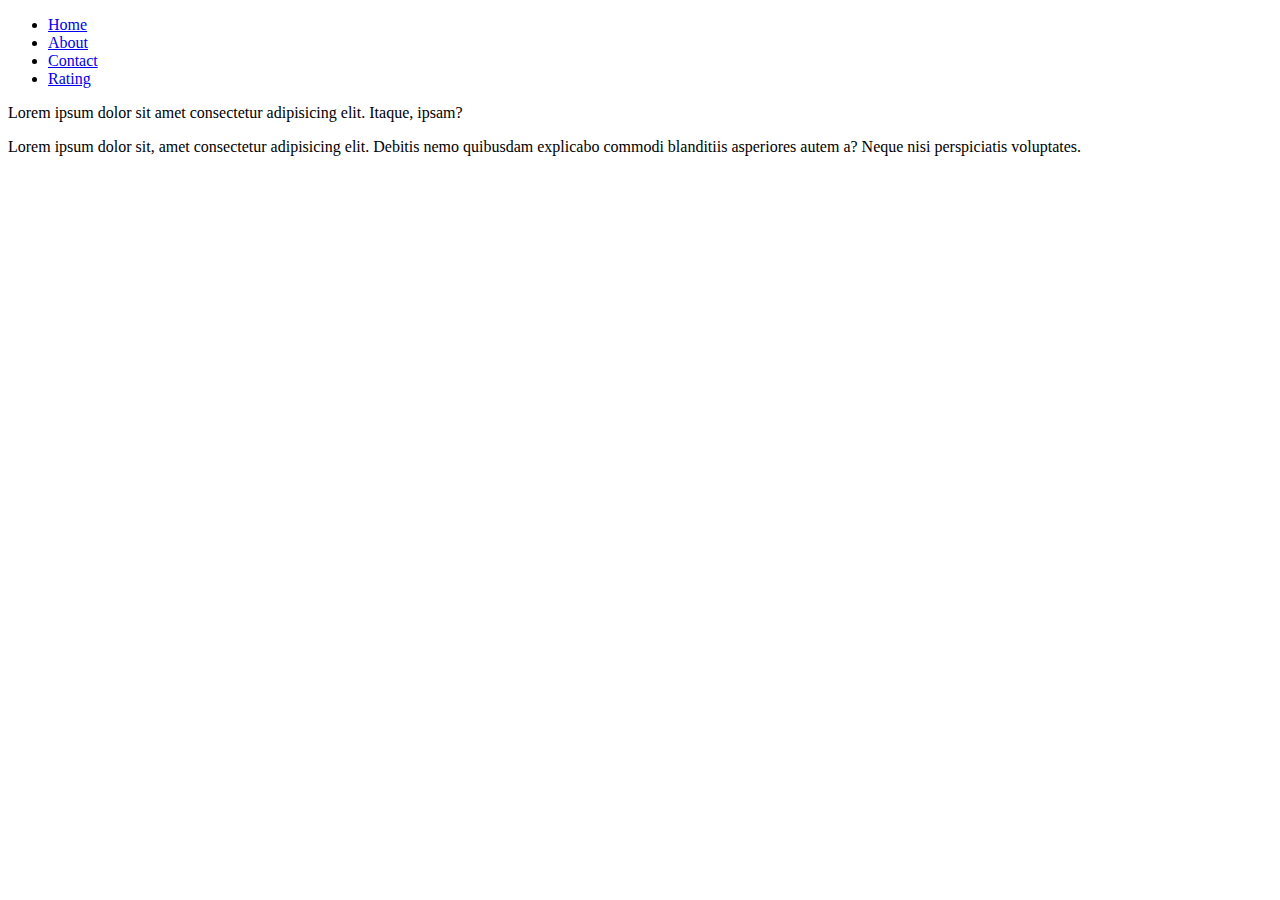
<file: Ass2/index.html>
<!DOCTYPE html>
<html lang="en">
<head>
    <meta charset="UTF-8">
    <meta name="viewport" content="width=device-width, initial-scale=1.0">
    <title>Push Code</title>
</head>
<body>
    <Section class="navbar">
        <div class="nav">
            <nav>
                <ul>
                    <li><a href="#">Home</a></li>
                    <li><a href="#">About</a></li>
                    <li><a href="#">Contact</a></li>
                    <li><a href="#">Rating</a></li>
                </ul>
            </nav>
        </div>
    </Section>

    <section class="about">
        <div class="about_us">
            <p>Lorem ipsum dolor sit amet consectetur adipisicing elit. Itaque, ipsam?</p>
            <p>Lorem ipsum dolor sit, amet consectetur adipisicing elit. Debitis nemo quibusdam explicabo commodi blanditiis asperiores autem a? Neque nisi perspiciatis voluptates.</p>
        </div>
    </section>
</body>
</html>
</file>
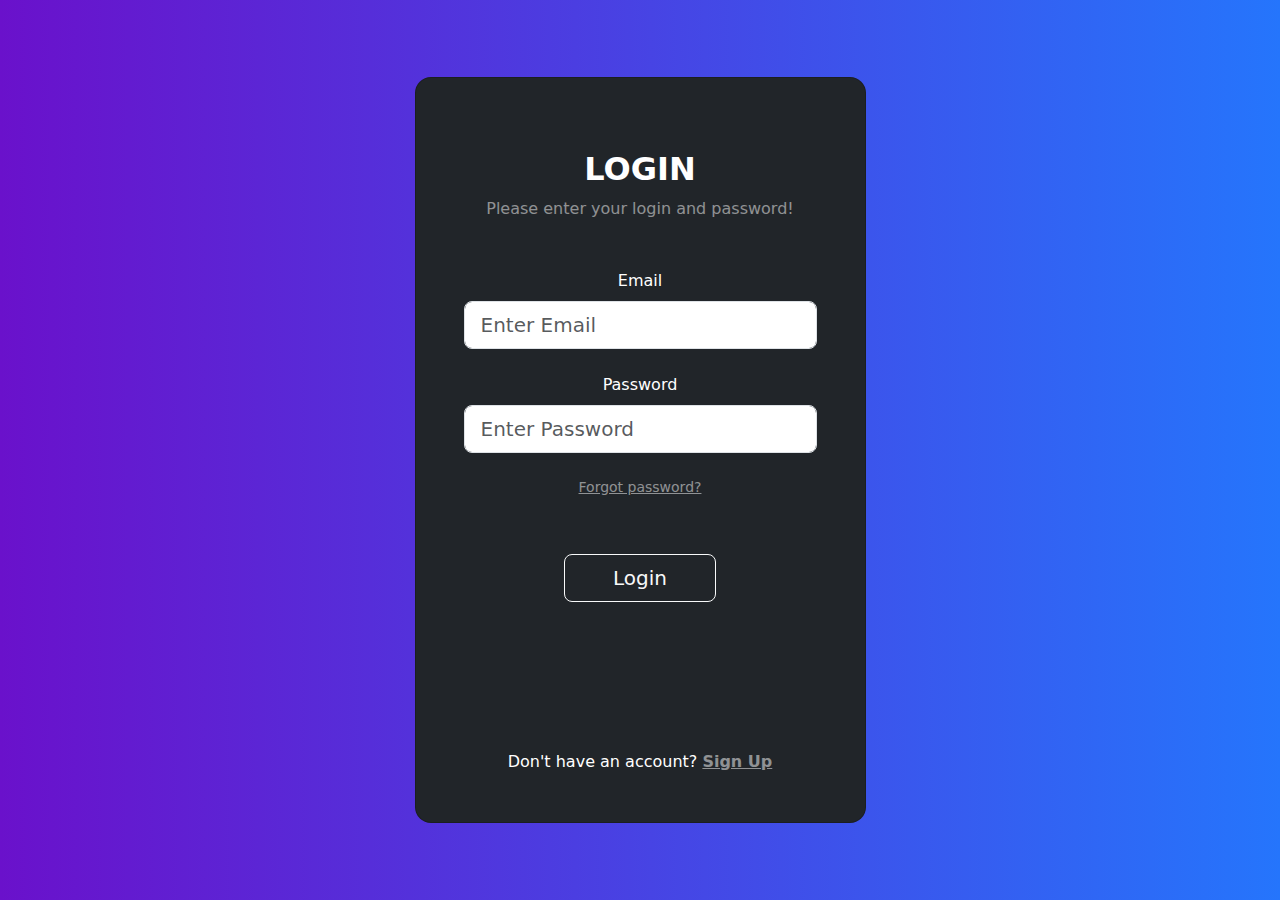
<file: Ass1(a)/login.html>
<!DOCTYPE html>
<html lang="en">
<head>
    <meta charset="UTF-8">
    <meta name="viewport" content="width=device-width, initial-scale=1.0">
    <title>Login</title>
    <link rel="stylesheet" href="bootstrap.min.css">
    <style>
        .gradient-custom {
                /* fallback for old browsers */
                background: #6a11cb;

                /* Chrome 10-25, Safari 5.1-6 */
                background: -webkit-linear-gradient(to right, rgba(106, 17, 203, 1), rgba(37, 117, 252, 1));

                /* W3C, IE 10+/ Edge, Firefox 16+, Chrome 26+, Opera 12+, Safari 7+ */
                background: linear-gradient(to right, rgba(106, 17, 203, 1), rgba(37, 117, 252, 1))
                }
    </style>
</head>
<body>
    <section class="vh-100 gradient-custom">
        <div class="container py-5 h-100">
          <div class="row d-flex justify-content-center align-items-center h-100">
            <div class="col-12 col-md-8 col-lg-6 col-xl-5">
              <div class="card bg-dark text-white" style="border-radius: 1rem;">
                <div class="card-body p-5 text-center">
      
                  <div class="mb-md-5 mt-md-4 pb-5">
      
                    <h2 class="fw-bold mb-2 text-uppercase">Login</h2>
                    <p class="text-white-50 mb-5">Please enter your login and password!</p>
      
                    <div data-mdb-input-init class="form-outline form-white mb-4">
                      <label class="form-label" for="typeEmailX">Email</label>
                      <input type="email" id="typeEmailX" class="form-control form-control-lg" placeholder="Enter Email" />
                      
                    </div>
      
                    <div data-mdb-input-init class="form-outline form-white mb-4">
                    <label class="form-label" for="typePasswordX">Password</label>
                      <input type="password" id="typePasswordX" class="form-control form-control-lg" placeholder="Enter Password" />
                      
                    </div>
      
                    <p class="small mb-5 pb-lg-2"><a class="text-white-50" href="#!">Forgot password?</a></p>
      
                    <button data-mdb-button-init data-mdb-ripple-init class="btn btn-outline-light btn-lg px-5" type="submit">Login</button>
      
                    <div class="d-flex justify-content-center text-center mt-4 pt-1">
                      <a href="#!" class="text-white"><i class="fab fa-facebook-f fa-lg"></i></a>
                      <a href="#!" class="text-white"><i class="fab fa-twitter fa-lg mx-4 px-2"></i></a>
                      <a href="#!" class="text-white"><i class="fab fa-google fa-lg"></i></a>
                    </div>
      
                  </div>
      
                  <div>
                    <p class="mb-0">Don't have an account? <a href="registration.html" class="text-white-50 fw-bold">Sign Up</a>
                    </p>
                  </div>
      
                </div>
              </div>
            </div>
          </div>
        </div>
      </section>
</body>
</html>
</file>
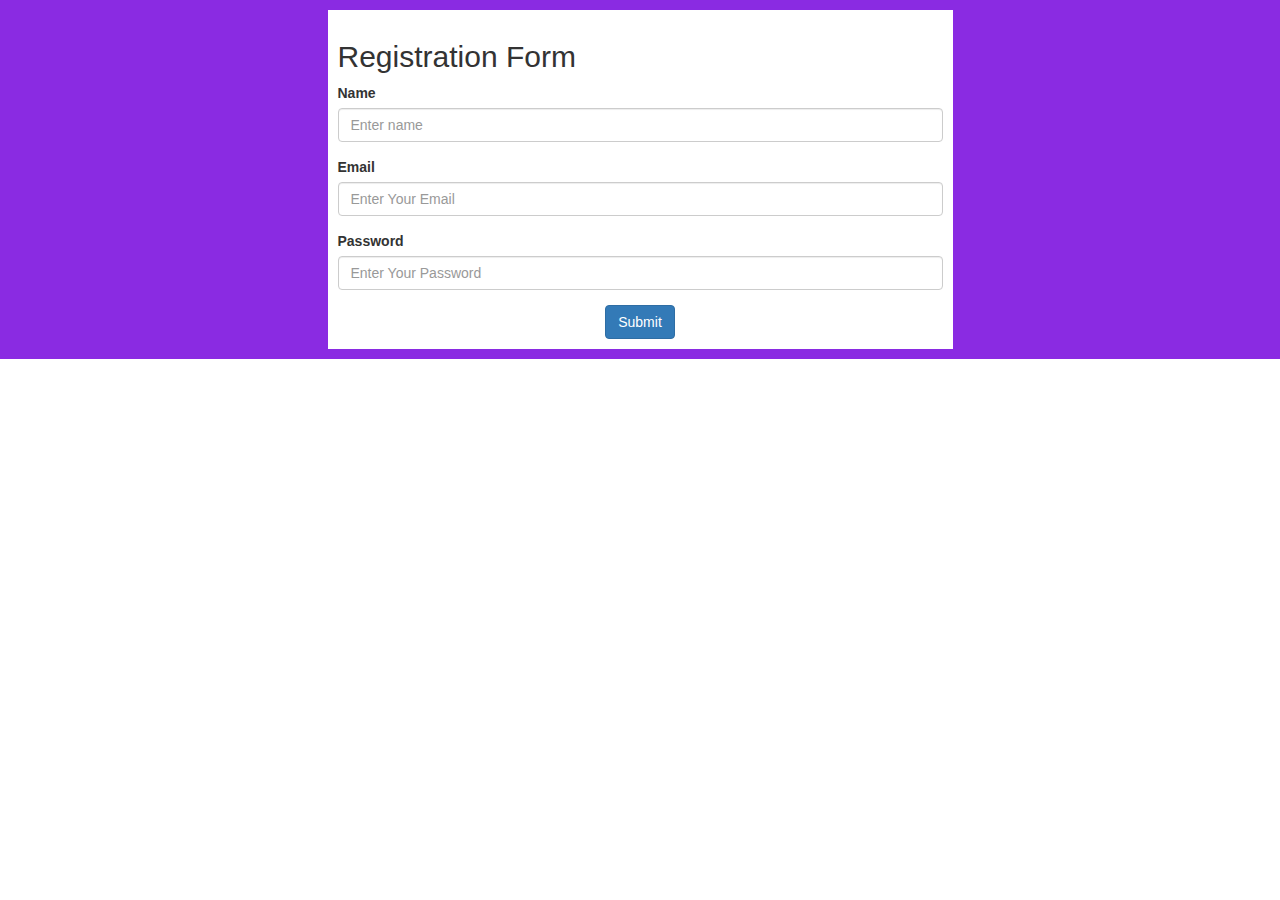
<file: ass1b/registration.html>
<!DOCTYPE html>
<html lang="en">
<head>
    <meta charset="UTF-8">
    <meta name="viewport" content="width=device-width, initial-scale=1.0">
    <link rel="stylesheet" href="https://maxcdn.bootstrapcdn.com/bootstrap/3.4.1/css/bootstrap.min.css">
    <link rel="stylesheet" href="style.css">
    <script src="https://ajax.googleapis.com/ajax/libs/jquery/3.7.1/jquery.min.js"></script>
    <script src="https://maxcdn.bootstrapcdn.com/bootstrap/3.4.1/js/bootstrap.min.js"></script>
    <title>Registration</title>
</head>
</head>
<body>
    <div class="container">
        <div class="card">
            <h2>Registration Form</h2>

            <form action="#">
                <div class="form-group">
                    <label for="name">Name</label>
                    <input type="text" class="form-control" id="name" name="name" placeholder="Enter name">
                </div>
                <div class="form-group">
                    <label for="email">Email</label>
                    <input type="email" class="form-control" id="email" name="email" placeholder="Enter Your Email" >
                </div>
                <div class="form-group">
                    <label for="password">Password</label>
                    <input type="password" class="form-control" id="password" name="password" placeholder="Enter Your Password" >
                </div>
                <div class="text-center">
                    <button type="button" onclick="saveData()" class="btn btn-primary" id="save_btn">Submit</button>
                </div>

            </form>
            
        </div>
    </div>
</body>
<script>
    function saveData(){
        let name, email, password;
        name=document.getElementById("name").value;
        email=document.getElementById("email").value;
        password=document.getElementById("password").value;
        
        //localStorage.setItem("name",name);
        //localStorage.setItem("email",email);
        //localStorage.setItem("password",password);

        let user = new Array();
        user = JSON.parse(localStorage.getItem("users"))?JSON.parse(localStorage.getItem("users")):[]
        if(user.some((v)=>{
            return v.email==email
        }))
        {
            alert("Duplicate Data");
        }
        else{
            user.push({
                "name":name,
                "email":email,
                "password":password
            })
            localStorage.setItem("users",JSON.stringify(user));
            
        }
    }
</script>
</html>
</file>
<file: ass1b/style.css>
.container{
    width: 100%;
    height: 100%;
    background-color: blueviolet;
}

.container .card{
    width: 50%;
    height: 50%;
    background-color: white;
    margin: auto;
    padding: 10px;
    margin-top: 10px;
    margin-bottom: 10px;
}
</file>
